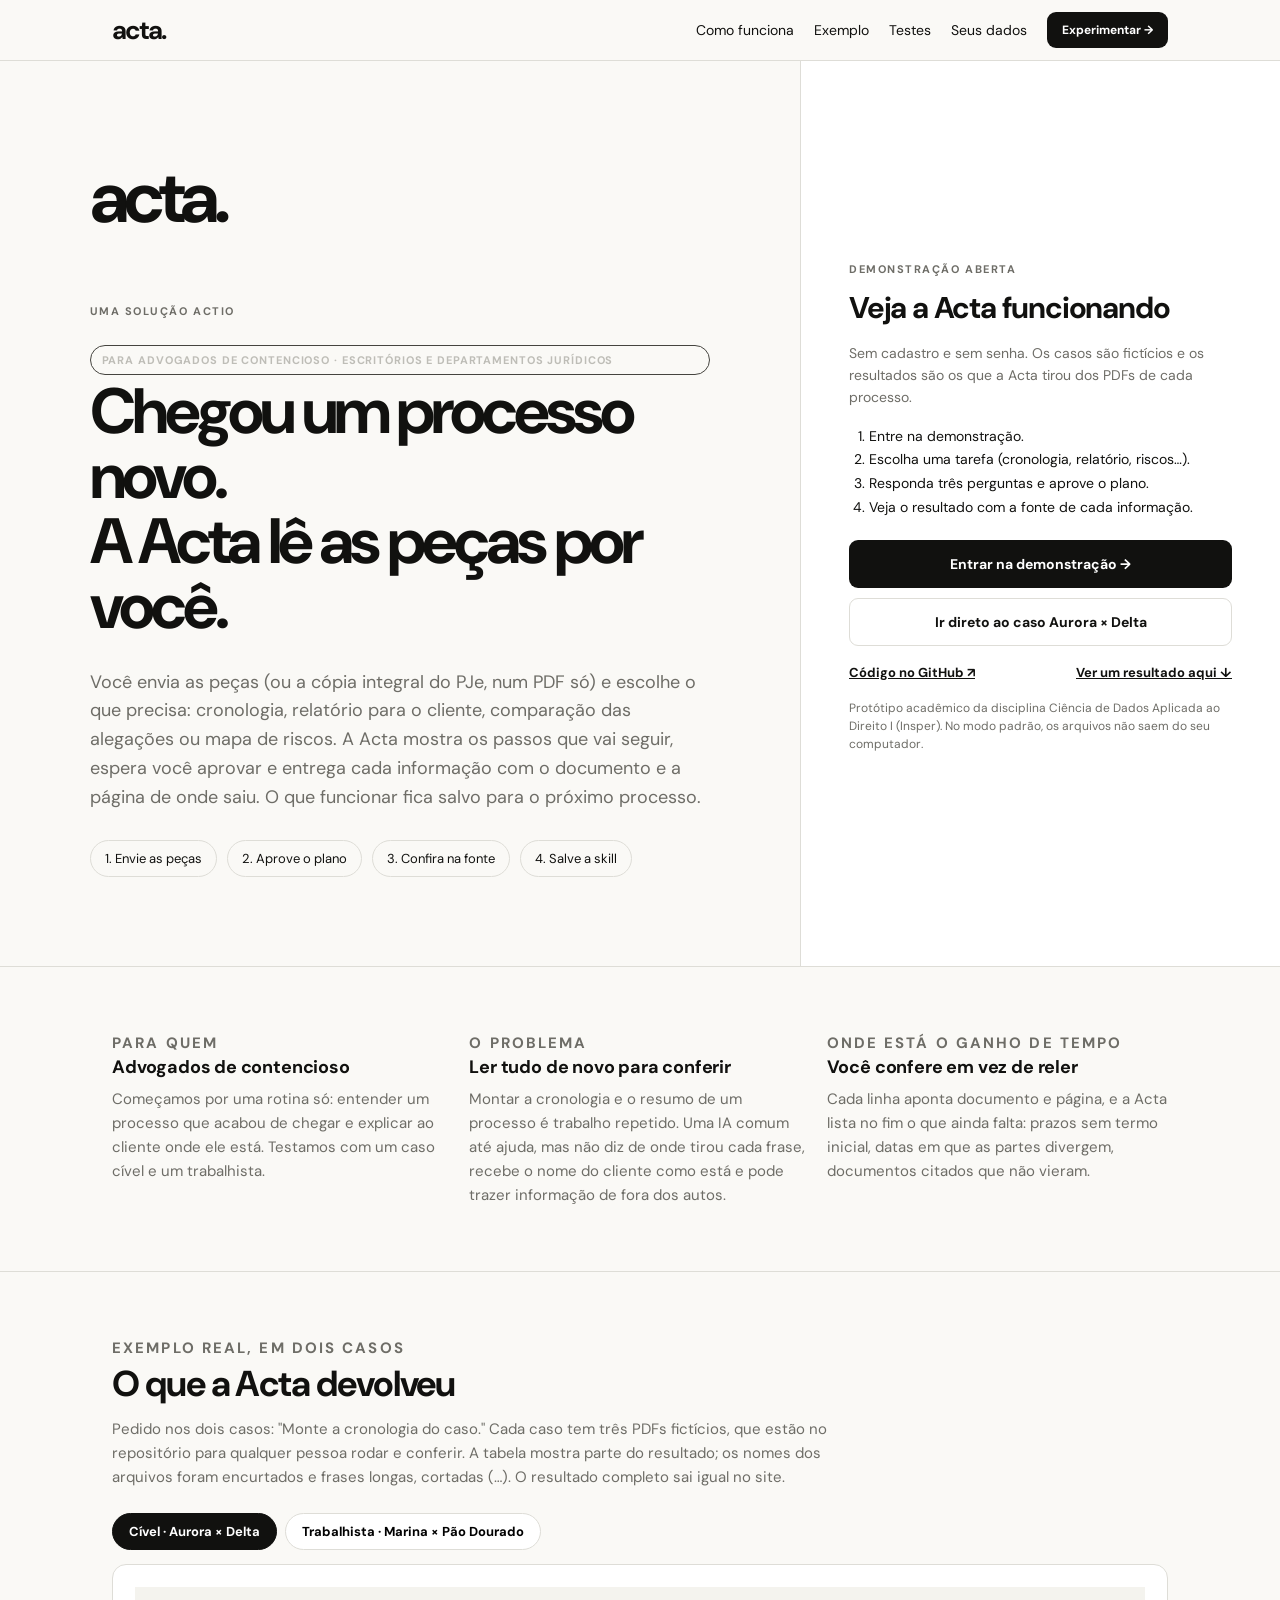
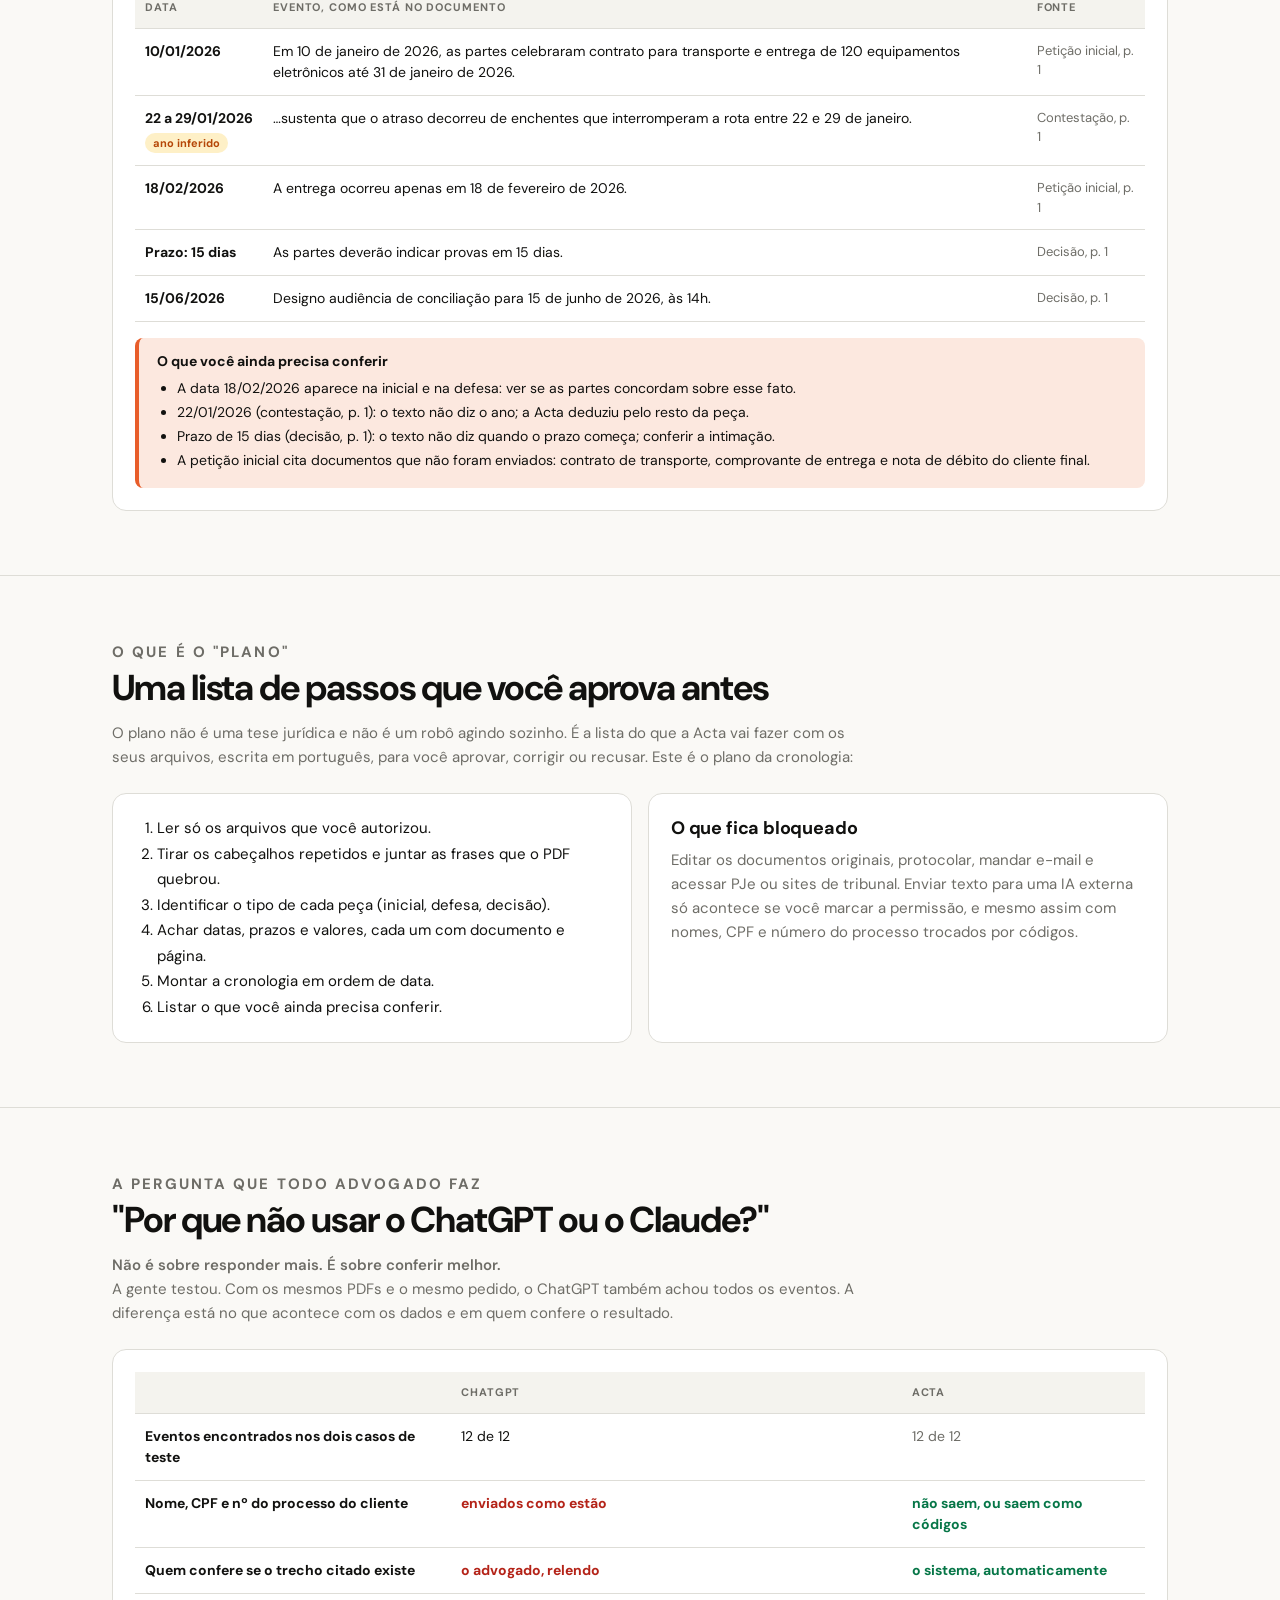
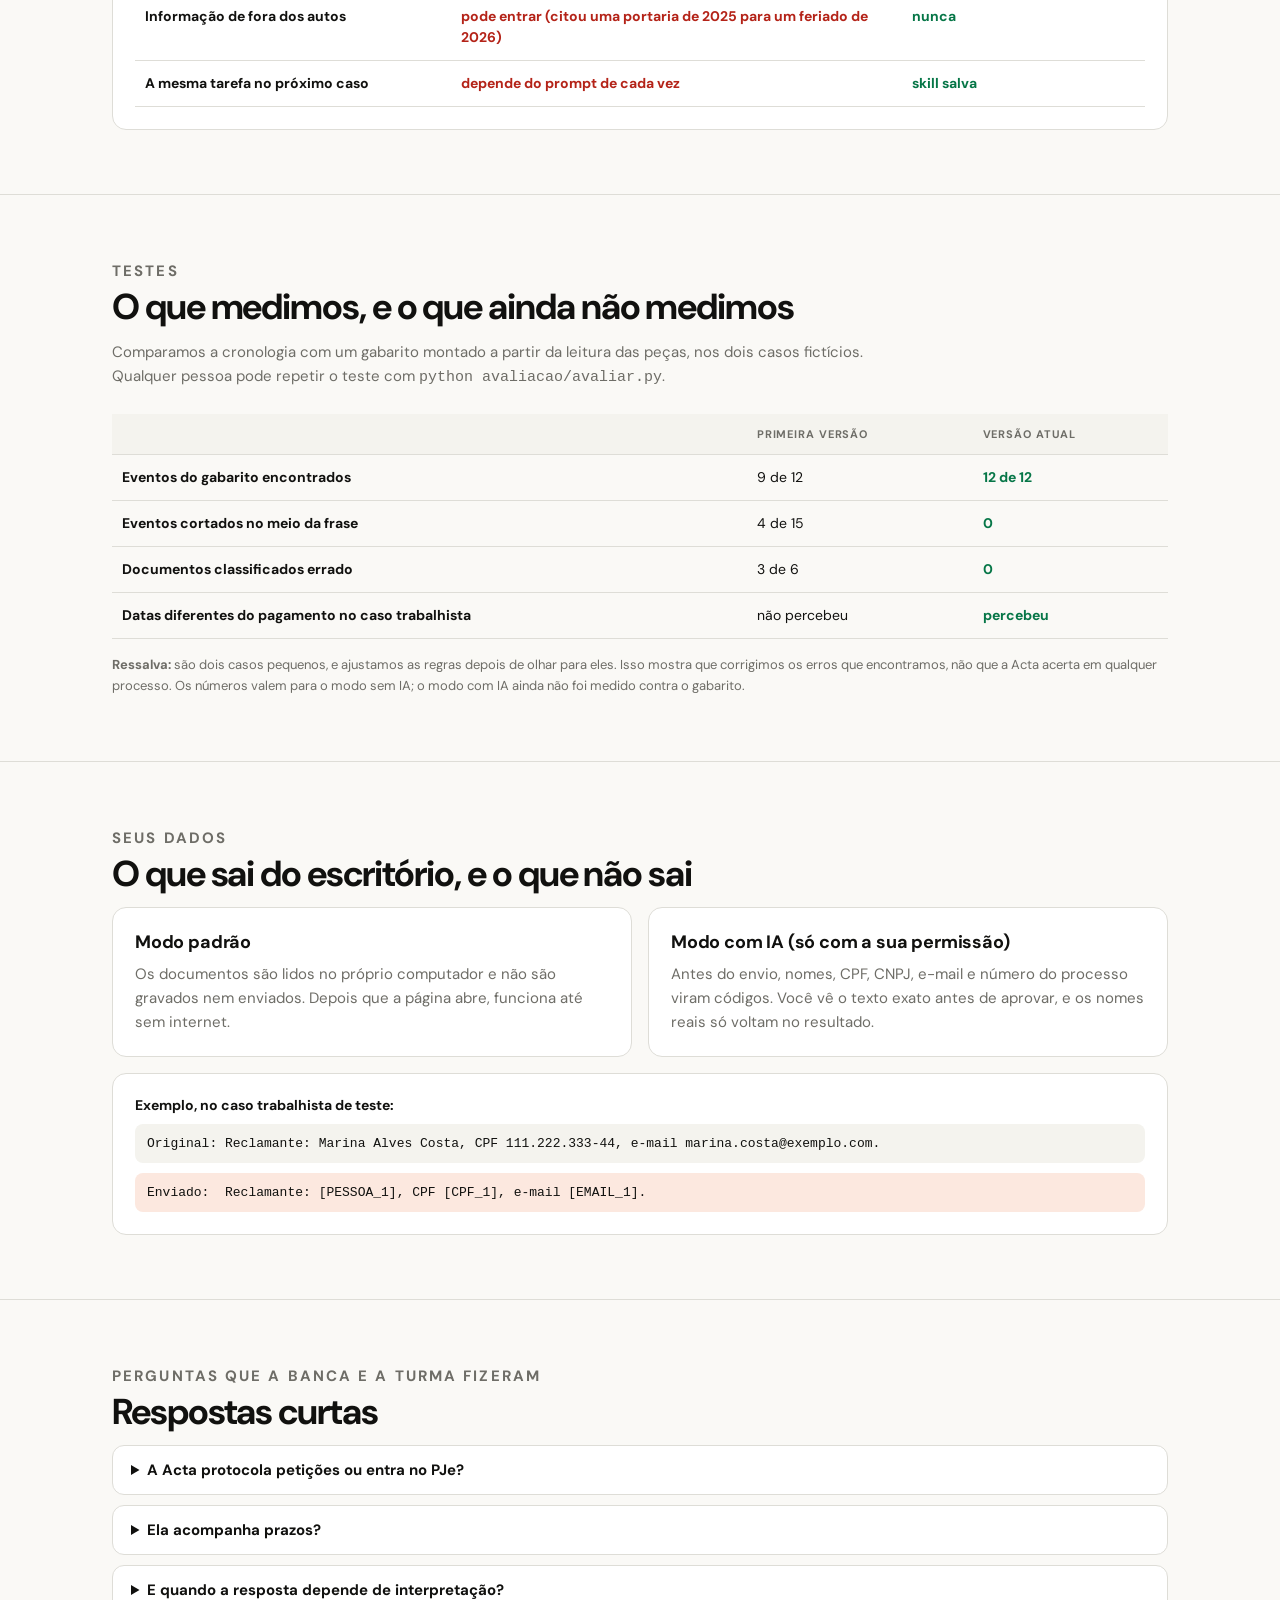
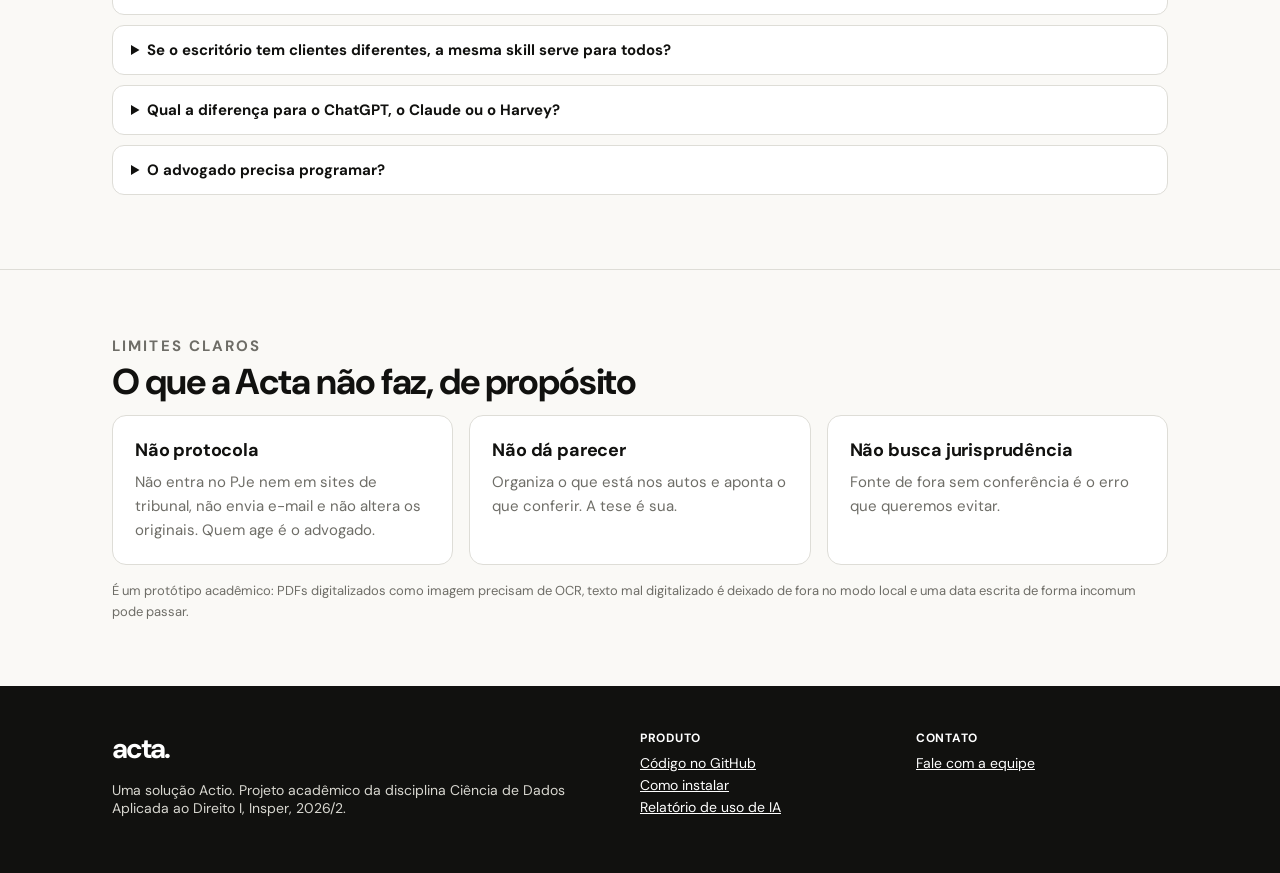
<file: docs/index.html>
<!doctype html>
<html lang="pt-BR">
<head>
  <meta charset="utf-8"><meta name="viewport" content="width=device-width, initial-scale=1">
  <meta name="description" content="Acta lê as peças de um processo e monta cronologia, relatório ao cliente, comparação das alegações e mapa de riscos, com documento e página de cada informação."><meta name="robots" content="index,follow">
  <link rel="canonical" href="https://marialuizajuca.github.io/acta/"><title>Acta | Assistente para processos de contencioso</title><link rel="icon" href="data:image/svg+xml,%3Csvg xmlns=%22http://www.w3.org/2000/svg%22 viewBox=%220 0 32 32%22%3E%3Crect width=%2232%22 height=%2232%22 rx=%227%22 fill=%22%2311110f%22/%3E%3Ctext x=%2216%22 y=%2223%22 font-size=%2220%22 text-anchor=%22middle%22 fill=%22white%22 font-family=%22Arial%22 font-weight=%22bold%22%3Ea.%3C/text%3E%3C/svg%3E">
  <link rel="preconnect" href="https://fonts.googleapis.com"><link rel="preconnect" href="https://fonts.gstatic.com" crossorigin>
  <link href="https://fonts.googleapis.com/css2?family=DM+Sans:wght@400;500;600;700&display=swap" rel="stylesheet"><link rel="stylesheet" href="styles.css?v=16">
</head>
<body>
  <div id="loginView"><nav class="l-topnav"><div class="l-wrap l-topnav-in"><a href="#" class="logo" onclick="scrollTo({top:0,behavior:'smooth'});return false">acta.</a><div class="l-toplinks"><a href="#landing-como">Como funciona</a><a href="#landing-exemplo">Exemplo</a><a href="#landing-testes">Testes</a><a href="#landing-dados">Seus dados</a><button type="button" class="button button-dark l-try">Experimentar →</button></div></div></nav><main class="login-shell">
    <section class="login-brand"><div class="logo logo-large">acta.</div><p class="eyebrow">Uma solução Actio</p><span class="business-badge">Para advogados de contencioso · escritórios e departamentos jurídicos</span><h1>Chegou um processo novo.<br>A Acta lê as peças por você.</h1><p class="lead">Você envia as peças (ou a cópia integral do PJe, num PDF só) e escolhe o que precisa: cronologia, relatório para o cliente, comparação das alegações ou mapa de riscos. A Acta mostra os passos que vai seguir, espera você aprovar e entrega cada informação com o documento e a página de onde saiu. O que funcionar fica salvo para o próximo processo.</p><div class="hero-steps"><span>1. Envie as peças</span><span>2. Aprove o plano</span><span>3. Confira na fonte</span><span>4. Salve a skill</span></div></section>
    <section class="login-panel"><div class="login-card"><p class="eyebrow">Demonstração aberta</p><h2>Veja a Acta funcionando</h2><p class="card-text">Sem cadastro e sem senha. Os casos são fictícios e os resultados são os que a Acta tirou dos PDFs de cada processo.</p><ol class="howto"><li>Entre na demonstração.</li><li>Escolha uma tarefa (cronologia, relatório, riscos…).</li><li>Responda três perguntas e aprove o plano.</li><li>Veja o resultado com a fonte de cada informação.</li></ol><button id="loginButton" class="button button-dark button-wide">Entrar na demonstração →</button><button id="openCase" class="button button-light button-wide">Ir direto ao caso Aurora × Delta</button><div class="card-links"><a href="https://github.com/marialuizajuca/acta" target="_blank">Código no GitHub ↗</a><a href="#landing-exemplo">Ver um resultado aqui ↓</a></div><p class="fine-print">Protótipo acadêmico da disciplina Ciência de Dados Aplicada ao Direito I (Insper). No modo padrão, os arquivos não saem do seu computador.</p></div></section>
  </main><div class="landing">
  <section class="l-section l-who" id="landing-como"><div class="l-wrap"><div class="l-grid3">
    <div><p class="eyebrow">Para quem</p><h3>Advogados de contencioso</h3><p>Começamos por uma rotina só: entender um processo que acabou de chegar e explicar ao cliente onde ele está. Testamos com um caso cível e um trabalhista.</p></div>
    <div><p class="eyebrow">O problema</p><h3>Ler tudo de novo para conferir</h3><p>Montar a cronologia e o resumo de um processo é trabalho repetido. Uma IA comum até ajuda, mas não diz de onde tirou cada frase, recebe o nome do cliente como está e pode trazer informação de fora dos autos.</p></div>
    <div><p class="eyebrow">Onde está o ganho de tempo</p><h3>Você confere em vez de reler</h3><p>Cada linha aponta documento e página, e a Acta lista no fim o que ainda falta: prazos sem termo inicial, datas em que as partes divergem, documentos citados que não vieram.</p></div>
  </div></div></section>

  <section class="l-section" id="landing-exemplo"><div class="l-wrap">
    <p class="eyebrow">Exemplo real, em dois casos</p><h2>O que a Acta devolveu</h2>
    <p class="l-sub">Pedido nos dois casos: "Monte a cronologia do caso." Cada caso tem três PDFs fictícios, que estão no repositório para qualquer pessoa rodar e conferir. A tabela mostra parte do resultado; os nomes dos arquivos foram encurtados e frases longas, cortadas (…). O resultado completo sai igual no site.</p>
    <div class="l-tabs"><button class="l-tab on" data-case="civ">Cível · Aurora × Delta</button><button class="l-tab" data-case="tra">Trabalhista · Marina × Pão Dourado</button></div>
    <div class="l-panel l-case" id="case-civ"><table class="l-table"><thead><tr><th>Data</th><th>Evento, como está no documento</th><th>Fonte</th></tr></thead><tbody>
      <tr><td>10/01/2026</td><td>Em 10 de janeiro de 2026, as partes celebraram contrato para transporte e entrega de 120 equipamentos eletrônicos até 31 de janeiro de 2026.</td><td>Petição inicial, p. 1</td></tr>
      <tr><td>22 a 29/01/2026<br><span class="l-badge">ano inferido</span></td><td>…sustenta que o atraso decorreu de enchentes que interromperam a rota entre 22 e 29 de janeiro.</td><td>Contestação, p. 1</td></tr>
      <tr><td>18/02/2026</td><td>A entrega ocorreu apenas em 18 de fevereiro de 2026.</td><td>Petição inicial, p. 1</td></tr>
      <tr><td>Prazo: 15 dias</td><td>As partes deverão indicar provas em 15 dias.</td><td>Decisão, p. 1</td></tr>
      <tr><td>15/06/2026</td><td>Designo audiência de conciliação para 15 de junho de 2026, às 14h.</td><td>Decisão, p. 1</td></tr>
    </tbody></table><div class="l-check"><b>O que você ainda precisa conferir</b><ul><li>A data 18/02/2026 aparece na inicial e na defesa: ver se as partes concordam sobre esse fato.</li><li>22/01/2026 (contestação, p. 1): o texto não diz o ano; a Acta deduziu pelo resto da peça.</li><li>Prazo de 15 dias (decisão, p. 1): o texto não diz quando o prazo começa; conferir a intimação.</li><li>A petição inicial cita documentos que não foram enviados: contrato de transporte, comprovante de entrega e nota de débito do cliente final.</li></ul></div></div>
    <div class="l-panel l-case is-hidden" id="case-tra"><table class="l-table"><thead><tr><th>Data</th><th>Evento, como está no documento</th><th>Fonte</th></tr></thead><tbody>
      <tr><td>03/02/2025</td><td>A reclamante foi admitida em 03/02/2025 como atendente, com jornada contratual das 6h às 14h.</td><td>Reclamação, p. 1</td></tr>
      <tr><td>14/08/2026</td><td>Em 14 de agosto de 2026, a reclamante foi dispensada sem justa causa, com aviso prévio indenizado.</td><td>Reclamação, p. 1</td></tr>
      <tr><td>24/08/2026</td><td>…afirma que as verbas rescisórias foram pagas em 24 de agosto de 2026, dentro do prazo legal.</td><td>Contestação, p. 1</td></tr>
      <tr><td>28/08/2026</td><td>As verbas rescisórias só foram pagas em 28 de agosto de 2026, depois do prazo de dez dias previsto no art. 477, § 6º, da CLT.</td><td>Reclamação, p. 1</td></tr>
      <tr><td>02/09/2026<br><span class="l-badge">ano inferido</span></td><td>As guias do seguro-desemprego foram entregues no dia 2 de setembro.</td><td>Reclamação, p. 1</td></tr>
      <tr><td>Prazo: 8 dias</td><td>A reclamada deverá juntar os cartões de ponto e o comprovante de pagamento no prazo de 8 dias.</td><td>Ata, p. 1</td></tr>
      <tr><td>10/03/2027</td><td>Designo audiência de instrução para 10 de março de 2027, às 9h30.</td><td>Ata, p. 1</td></tr>
    </tbody></table><div class="l-check"><b>O que você ainda precisa conferir</b><ul><li><b>Datas diferentes para o pagamento:</b> a inicial diz 28/08/2026 e a defesa diz 24/08/2026. Conferir a prova.</li><li>Prazo de 8 dias (ata, p. 1): o texto não diz quando o prazo começa; conferir a intimação.</li><li>A reclamação cita documentos que não foram enviados: termo de rescisão, comprovante bancário de 28/08/2026 e mensagens de WhatsApp com o gerente.</li></ul></div></div>
  </div></section>

  <section class="l-section"><div class="l-wrap">
    <p class="eyebrow">O que é o "plano"</p><h2>Uma lista de passos que você aprova antes</h2>
    <p class="l-sub">O plano não é uma tese jurídica e não é um robô agindo sozinho. É a lista do que a Acta vai fazer com os seus arquivos, escrita em português, para você aprovar, corrigir ou recusar. Este é o plano da cronologia:</p>
    <div class="l-grid2"><div class="l-panel"><ol class="l-plan"><li>Ler só os arquivos que você autorizou.</li><li>Tirar os cabeçalhos repetidos e juntar as frases que o PDF quebrou.</li><li>Identificar o tipo de cada peça (inicial, defesa, decisão).</li><li>Achar datas, prazos e valores, cada um com documento e página.</li><li>Montar a cronologia em ordem de data.</li><li>Listar o que você ainda precisa conferir.</li></ol></div>
    <div class="l-panel"><h3>O que fica bloqueado</h3><p>Editar os documentos originais, protocolar, mandar e-mail e acessar PJe ou sites de tribunal. Enviar texto para uma IA externa só acontece se você marcar a permissão, e mesmo assim com nomes, CPF e número do processo trocados por códigos.</p></div></div>
  </div></section>

  <section class="l-section"><div class="l-wrap">
    <p class="eyebrow">A pergunta que todo advogado faz</p><h2>"Por que não usar o ChatGPT ou o Claude?"</h2><p class="l-lead">Não é sobre responder mais. É sobre conferir melhor.</p>
    <p class="l-sub">A gente testou. Com os mesmos PDFs e o mesmo pedido, o ChatGPT também achou todos os eventos. A diferença está no que acontece com os dados e em quem confere o resultado.</p>
    <div class="l-panel"><table class="l-table l-cmp"><thead><tr><th></th><th>ChatGPT</th><th>Acta</th></tr></thead><tbody>
      <tr><td>Eventos encontrados nos dois casos de teste</td><td>12 de 12</td><td>12 de 12</td></tr>
      <tr><td>Nome, CPF e nº do processo do cliente</td><td class="l-no">enviados como estão</td><td class="l-yes">não saem, ou saem como códigos</td></tr>
      <tr><td>Quem confere se o trecho citado existe</td><td class="l-no">o advogado, relendo</td><td class="l-yes">o sistema, automaticamente</td></tr>
      <tr><td>Informação de fora dos autos</td><td class="l-no">pode entrar (citou uma portaria de 2025 para um feriado de 2026)</td><td class="l-yes">nunca</td></tr>
      <tr><td>A mesma tarefa no próximo caso</td><td class="l-no">depende do prompt de cada vez</td><td class="l-yes">skill salva</td></tr>
    </tbody></table></div>
  </div></section>

  <section class="l-section" id="landing-testes"><div class="l-wrap">
    <p class="eyebrow">Testes</p><h2>O que medimos, e o que ainda não medimos</h2>
    <p class="l-sub">Comparamos a cronologia com um gabarito montado a partir da leitura das peças, nos dois casos fictícios. Qualquer pessoa pode repetir o teste com <code>python avaliacao/avaliar.py</code>.</p>
    <div class="l-table-wrap"><table class="l-table"><thead><tr><th></th><th>Primeira versão</th><th>Versão atual</th></tr></thead><tbody>
      <tr><td>Eventos do gabarito encontrados</td><td>9 de 12</td><td><b>12 de 12</b></td></tr>
      <tr><td>Eventos cortados no meio da frase</td><td>4 de 15</td><td><b>0</b></td></tr>
      <tr><td>Documentos classificados errado</td><td>3 de 6</td><td><b>0</b></td></tr>
      <tr><td>Datas diferentes do pagamento no caso trabalhista</td><td>não percebeu</td><td><b>percebeu</b></td></tr>
    </tbody></table></div>
    <p class="l-note"><b>Ressalva:</b> são dois casos pequenos, e ajustamos as regras depois de olhar para eles. Isso mostra que corrigimos os erros que encontramos, não que a Acta acerta em qualquer processo. Os números valem para o modo sem IA; o modo com IA ainda não foi medido contra o gabarito.</p>
  </div></section>
<section class="l-section" id="landing-dados"><div class="l-wrap">
    <p class="eyebrow">Seus dados</p><h2>O que sai do escritório, e o que não sai</h2>
    <div class="l-grid2">
      <div class="l-panel"><h3>Modo padrão</h3><p>Os documentos são lidos no próprio computador e não são gravados nem enviados. Depois que a página abre, funciona até sem internet.</p></div>
      <div class="l-panel"><h3>Modo com IA (só com a sua permissão)</h3><p>Antes do envio, nomes, CPF, CNPJ, e-mail e número do processo viram códigos. Você vê o texto exato antes de aprovar, e os nomes reais só voltam no resultado.</p></div>
    </div>
    <div class="l-panel l-anon"><b>Exemplo, no caso trabalhista de teste:</b>
      <pre>Original: Reclamante: Marina Alves Costa, CPF 111.222.333-44, e-mail marina.costa@exemplo.com.</pre>
      <pre class="l-after">Enviado:  Reclamante: [PESSOA_1], CPF [CPF_1], e-mail [EMAIL_1].</pre></div>
  </div></section>

  <section class="l-section"><div class="l-wrap">
    <p class="eyebrow">Perguntas que a banca e a turma fizeram</p><h2>Respostas curtas</h2>
    <div class="l-faq">
      <details><summary>A Acta protocola petições ou entra no PJe?</summary><p>Não. Ela trabalha só com os arquivos que você envia. Protocolo exige inscrição na OAB e decisão do advogado, e por isso fica de fora de propósito.</p></details>
      <details><summary>Ela acompanha prazos?</summary><p>Ela encontra os prazos escritos nos documentos (por exemplo, "15 dias para indicar provas") e avisa quando falta o termo inicial. Não consulta tribunais nem calcula o vencimento sozinha, porque isso depende da intimação, que normalmente não está nas peças.</p></details>
      <details><summary>E quando a resposta depende de interpretação?</summary><p>A Acta mostra as duas versões, cada uma com a sua fonte, e marca o ponto como algo a conferir. Ela não escolhe a tese: no caso trabalhista, por exemplo, ela aponta que as partes divergem sobre a data do pagamento, mas não diz quem tem razão.</p></details>
      <details><summary>Se o escritório tem clientes diferentes, a mesma skill serve para todos?</summary><p>A skill guarda o pedido e o plano, não a resposta. Cada execução lê os documentos daquele caso, e você pode ajustar o plano antes de aprovar. Para clientes muito diferentes, faz sentido salvar skills diferentes.</p></details>
      <details><summary>Qual a diferença para o ChatGPT, o Claude ou o Harvey?</summary><p>Testamos o ChatGPT: ele acertou tanto quanto a Acta. A diferença está no que acontece com os dados (aqui nada sai do escritório, ou sai só com códigos), em quem confere as citações (aqui é o sistema) e em nunca usar informação de fora dos autos. Não testamos o Harvey, então não fazemos comparação com ele.</p></details>
      <details><summary>O advogado precisa programar?</summary><p>Não. As tarefas mais comuns já vêm prontas. Para algo diferente, ele descreve em português o que quer e salva como skill.</p></details>
    </div>
  </div></section>

  <section class="l-section"><div class="l-wrap">
    <p class="eyebrow">Limites claros</p><h2>O que a Acta não faz, de propósito</h2>
    <div class="l-grid3">
      <div class="l-panel"><h3>Não protocola</h3><p>Não entra no PJe nem em sites de tribunal, não envia e-mail e não altera os originais. Quem age é o advogado.</p></div>
      <div class="l-panel"><h3>Não dá parecer</h3><p>Organiza o que está nos autos e aponta o que conferir. A tese é sua.</p></div>
      <div class="l-panel"><h3>Não busca jurisprudência</h3><p>Fonte de fora sem conferência é o erro que queremos evitar.</p></div>
    </div>
    <p class="l-note">É um protótipo acadêmico: PDFs digitalizados como imagem precisam de OCR, texto mal digitalizado é deixado de fora no modo local e uma data escrita de forma incomum pode passar.</p>
  </div></section>

  <footer class="l-footer"><div class="l-wrap l-foot">
    <div><div class="logo">acta.</div><p>Uma solução Actio. Projeto acadêmico da disciplina Ciência de Dados Aplicada ao Direito I, Insper, 2026/2.</p></div>
    <div><b>Produto</b><a href="https://github.com/marialuizajuca/acta" target="_blank">Código no GitHub</a><a href="https://github.com/marialuizajuca/acta#como-instalar-e-rodar" target="_blank">Como instalar</a><a href="https://github.com/marialuizajuca/acta/blob/main/relatorio-uso-ia.md" target="_blank">Relatório de uso de IA</a></div>
    <div><b>Contato</b><a href="https://github.com/marialuizajuca/acta/issues/new" target="_blank">Fale com a equipe</a></div>
  </div></footer>
</div>
</div>

  <div id="appView" class="app-shell is-hidden">
    <aside class="sidebar"><div class="logo">acta.</div><nav class="nav-list"><button class="nav-item is-active" data-view="builder"><span>＋</span> Construir</button><button class="nav-item" data-view="case-demo"><span>▶</span> Caso demonstrativo</button><button class="nav-item" data-view="examples"><span>▦</span> Exemplos práticos</button><button class="nav-item" data-view="skills"><span>◇</span> Minhas skills</button><button class="nav-item" data-view="settings"><span>⚙</span> Configurações</button><button class="nav-item" data-view="history"><span>↺</span> Histórico</button></nav><div class="sidebar-footer"><div class="avatar">LF</div><div><strong>Lucas Freire</strong><small>Actio Jurídico</small></div></div></aside>
    <div class="content-shell">
      <header class="topbar"><button id="mobileMenu" class="icon-button">☰</button><div><small>Workspace</small><strong>Actio Jurídico</strong></div><div class="top-actions"><button id="backHome" class="text-button">← Início</button><a class="text-button" href="https://github.com/marialuizajuca/acta" target="_blank">Código ↗</a><span class="secure-dot"></span><span>Modo protegido</span><button class="avatar avatar-button">LF</button></div></header>
      <main class="main-content">
        <section id="builder" class="view is-active"><ol class="stepper" id="stepper"><li data-s="startStage" class="on">1. Pedido</li><li data-s="clarifyStage">2. Perguntas</li><li data-s="planStage">3. Plano</li><li data-s="buildStage">4. Execução</li><li data-s="resultStage">5. Resultado</li></ol>
  <div id="startStage" class="stage is-active">
    <div class="builder-intro"><p class="eyebrow">Assistente jurídico</p><h1>O que você precisa neste processo?</h1><p>Envie as peças, escolha a tarefa e veja o plano. A Acta lê os arquivos aqui mesmo, no navegador. Se o resultado for bom, salve como skill para repetir no próximo processo.</p></div>
    <div id="skillBanner" class="task-note ok-note is-hidden"></div>
    <div class="upload-card panel">
      <div class="upload-head"><b>1 · Arquivos do processo</b><span class="hint-text">PDF, DOCX ou TXT. Nada sai do computador no modo padrão.</span></div>
      <div class="upload-actions"><input type="file" id="fileInput" multiple accept=".pdf,.docx,.txt,.md" hidden><button type="button" id="pickFiles" class="button button-dark">Escolher arquivos do computador</button><button type="button" class="button button-light sample-btn" data-case="civel">Usar caso de exemplo cível</button><button type="button" class="button button-light sample-btn" data-case="trabalhista">Usar caso de exemplo trabalhista</button></div>
      <div id="fileChips" class="file-chips-live"><span class="hint-text">Nenhum arquivo escolhido ainda.</span></div>
    </div>
    <div class="suggestions"><div class="suggestion-title"><p><b>2 · Escolha a tarefa</b></p><span class="hint-text">Ou escreva o pedido na caixa abaixo.</span></div><div class="task-grid">
      <button class="task-card on" data-task="cronologia" data-prompt="Monte a cronologia deste processo, em ordem de data, com o documento e a página de cada acontecimento."><b>Cronologia processual</b><span>Datas, prazos e fontes com página</span></button>
      <button class="task-card" data-task="relatorio" data-prompt="Prepare um relatório para o cliente, em linguagem simples, com a situação atual, os pontos favoráveis, os pontos de atenção e os próximos passos."><b>Relatório ao cliente</b><span>Situação do caso em linguagem simples</span></button>
      <button class="task-card" data-task="comparacao" data-prompt="Compare o que a autora e a ré dizem, tema por tema, e mostre o que precisa ser conferido em cada ponto."><b>Comparar alegações</b><span>O que cada parte diz, lado a lado</span></button>
      <button class="task-card" data-task="organizacao" data-prompt="Organize as peças deste processo por tipo e monte um índice dos arquivos."><b>Organizar documentos</b><span>Tipo, título e resumo de cada peça</span></button>
      <button class="task-card" data-task="riscos" data-prompt="Aponte os riscos deste processo, as provas necessárias e o que eu ainda preciso revisar."><b>Mapa de riscos</b><span>O que provar e o que conferir</span></button>
      <button class="task-card" data-task="outro" data-prompt=""><b>Outra tarefa</b><span>Escreva o que precisa (usa a IA)</span></button>
    </div></div>
    <form id="requestForm" class="composer-card"><textarea id="requestText" rows="3" aria-label="Pedido à Acta">Monte a cronologia deste processo, em ordem de data, com o documento e a página de cada acontecimento.</textarea><div class="composer-footer"><label class="ai-switch"><input type="checkbox" id="useAi"> <span id="aiLabel">Usar IA</span></label><button class="button button-dark" type="submit" id="goButton">Ver o plano →</button></div></form>
    <p id="aiStatusLine" class="hint-text center"></p>
  </div>

  <div id="clarifyStage" class="stage">
    <div class="conversation-heading"><button class="back-button" data-back="startStage">← Voltar ao pedido</button><p class="eyebrow">Contexto jurídico</p><h1>Antes do plano, três perguntas.</h1></div>
    <div class="chat-thread"><article class="message user-message"><span class="message-avatar">LF</span><div><strong>Você</strong><p id="userRequestPreview"></p></div></article><article class="message acta-message"><span class="message-avatar acta-avatar">a.</span><div><strong>Acta</strong><p id="actaClarifyText">Para acertar o resultado, preciso confirmar três pontos.</p></div></article></div>
    <div id="taskNote" class="task-note is-hidden"></div>
    <form id="contextForm" class="context-card"><label>Qual é o objetivo jurídico?<select id="ctxGoal"><option>Preparar a análise inicial do processo</option><option>Preparar audiência</option><option>Elaborar relatório para o cliente</option><option>Conferir cumprimento de prazos</option></select></label><label>O que deve ter mais atenção?<select id="ctxFocus"><option>Datas, prazos e decisões</option><option>Divergências entre as partes</option><option>Valores e provas</option></select></label><label>Para quem é o resultado?<select id="ctxAudience"><option>Para o advogado</option><option>Para o cliente</option><option>Para a equipe do escritório</option></select></label><div class="form-actions"><button class="button button-dark" type="submit">Gerar plano →</button></div></form>
  </div>

  <div id="planStage" class="stage">
    <div class="split-heading"><div><p class="eyebrow">Modo de planejamento</p><h1>Revise o plano antes da execução.</h1><p>Nada é lido ou enviado antes da sua aprovação.</p></div><span class="status-pill amber">Aguardando aprovação</span></div>
    <div id="planWarning" class="task-note is-hidden"></div>
    <div class="plan-layout"><article class="panel plan-card"><div class="panel-title"><div><small id="planMode">PLANO</small><h2 id="planTitle">Plano</h2><p id="planObjective" class="hint-text"></p></div><button class="text-button" data-back="startStage">Editar pedido</button></div><ol class="plan-list" id="planList"></ol><div id="planQuestions" class="questions-box is-hidden"></div></article>
      <aside class="side-stack"><article class="panel permissions-card"><p class="eyebrow">Permissões</p><label><span><b>Ler os arquivos escolhidos</b><small id="permFiles">0 arquivos</small></span><input type="checkbox" id="allowRead" checked></label><label><span><b>Criar o resultado para download</b><small id="outFile">resultado.md</small></span><input type="checkbox" checked disabled></label><label><span><b>Editar originais, protocolar, mandar e-mail</b><small>Nunca</small></span><input type="checkbox" disabled></label><label><span><b>Enviar à IA o texto anonimizado</b><small id="extHint">Só com IA conectada</small></span><input type="checkbox" id="allowExternal"></label></article>
        <article class="panel anon-card is-hidden" id="anonCard"><p class="eyebrow">O que sai do computador</p><p class="hint-text" id="anonSummary"></p><table class="anon-table"><tbody id="anonTable"></tbody></table><details><summary>Ver o texto exato que será enviado</summary><pre id="anonPreview"></pre></details></article>
        <article class="panel criteria-card"><p class="eyebrow">Critérios de conferência</p><ul id="planTests"></ul></article><button id="approvePlan" class="button button-dark button-wide">Aprovar e executar</button></aside>
    </div>
  </div>

  <div id="buildStage" class="stage build-stage"><div class="build-shell"><div class="loader-ring"></div><p class="eyebrow">Executando</p><h1 id="buildTitle">Lendo os documentos</h1><p id="buildStatus">Preparando...</p><div class="progress"><span id="progressBar"></span></div><strong id="progressValue">0%</strong></div></div>

  <div id="resultStage" class="stage">
    <div class="split-heading"><div><p class="eyebrow" id="resEyebrow">Resultado</p><h1 id="resTitle">Pronto.</h1><p id="resSub">Confira na fonte antes de usar.</p></div><span class="status-pill green" id="resPill">Concluído</span></div>
    <div id="resultNote" class="task-note is-hidden"></div>
    <div class="result-layout"><article class="panel tool-preview"><div class="tool-header"><div class="tool-icon" id="toolIcon">C</div><div><h2 id="toolTitle">Resultado</h2><p id="toolMeta"></p></div><div class="tool-actions"><button id="rerun" class="button button-light">Executar de novo</button><button id="download" class="button button-light">Baixar (.md)</button><button id="copyMd" class="button button-light">Copiar</button><button id="downloadCsv" class="button button-light">Planilha (.csv)</button></div></div><div id="resultBody"></div><div id="resultPending" class="r-pending is-hidden"><b>O que você ainda precisa conferir</b><ul></ul></div><div id="resultChecks" class="test-log"></div></article>
      <aside class="panel save-card" id="saveCard"><p class="eyebrow">Salvar como skill</p><h2>Repita no próximo processo.</h2><label>Nome da skill<input id="skillName" value="Cronologia processual"></label><label>Descrição<textarea id="skillDesc" rows="3"></textarea></label><button id="saveSkill" class="button button-dark button-wide">Salvar na biblioteca</button><p class="fine-print">A skill guarda o pedido, o contexto e o plano aprovado. Na próxima vez, basta escolher os arquivos e rodar.</p></aside></div>
  </div>
</section>

        
<section id="case-demo" class="view">
          <div class="page-heading"><div><p class="eyebrow">Caso de exemplo · dados fictícios</p><h1>Aurora Tecnologia × Logística Delta</h1><p>Escolha uma função: a Acta lê os três PDFs agora, no seu navegador, e mostra o resultado.</p></div><span class="status-pill green">Processamento real</span></div>
          <div class="case-summary"><div><small>PROCESSO FICTÍCIO</small><strong>0001234-56.2026.8.26.0100</strong></div><div><small>ASSUNTO</small><strong>Indenização por atraso na entrega</strong></div><div><small>VALOR DISCUTIDO</small><strong>R$ 48.000,00</strong></div><div><small>FASE</small><strong>Especificação de provas</strong></div></div>
          <div class="demo-layout">
            <aside class="demo-sidebar">
              <article class="panel demo-docs"><p class="eyebrow">1 · Documentos de entrada</p><h2>Dossiê fictício</h2><p>Os arquivos que a Acta vai ler.</p><a href="demo/01-peticao-inicial-ficticia.pdf" target="_blank"><span>PDF</span><div><b>Petição inicial</b><small>Pedido de R$ 48 mil</small></div><em>Abrir ↗</em></a><a href="demo/02-contestacao-ficticia.pdf" target="_blank"><span>PDF</span><div><b>Contestação</b><small>Alegação de força maior</small></div><em>Abrir ↗</em></a><a href="demo/03-decisao-ficticia.pdf" target="_blank"><span>PDF</span><div><b>Decisão interlocutória</b><small>Provas e audiência</small></div><em>Abrir ↗</em></a></article>
              <article class="panel demo-actions"><p class="eyebrow">2 · Escolha a função</p><button class="demo-action is-active" data-task="relatorio"><span>01</span><div><b>Relatório ao cliente</b><small>Situação, valores e decisão</small></div></button><button class="demo-action" data-task="cronologia"><span>02</span><div><b>Cronologia processual</b><small>Datas, eventos e fontes</small></div></button><button class="demo-action" data-task="comparacao"><span>03</span><div><b>Comparar alegações</b><small>Autora × ré</small></div></button><button class="demo-action" data-task="organizacao"><span>04</span><div><b>Organizar documentos</b><small>Tipo e resumo</small></div></button><button class="demo-action" data-task="riscos"><span>05</span><div><b>Mapear riscos</b><small>Provas e pontos de atenção</small></div></button><button id="caseToBuilder" class="button button-dark button-wide">Abrir este caso em Construir →</button></article>
            </aside>
            <main class="demo-workspace">
              <div class="demo-workspace-head"><div><p class="eyebrow">3 · Resultado calculado agora</p><h2 id="demoOutputTitle">Relatório ao cliente</h2></div><span id="demoReady" class="status-pill green">Pronto</span></div>
              <div id="demoResultBody"><p class="hint-text">Lendo os documentos...</p></div>
              <div id="demoPending" class="r-pending is-hidden"><b>O que você ainda precisa conferir</b><ul></ul></div>
              <p class="demo-disclaimer">Resultado produzido pela Acta, no modo local, a partir dos três PDFs fictícios. Ela não substitui a conferência do advogado.</p>
            </main>
          </div>
        </section>

        
<section id="examples" class="view">
          <div class="page-heading"><div><p class="eyebrow">Demonstrações com dados fictícios</p><h1>Veja o que entra e o que a Acta constrói.</h1><p>Cada exemplo mostra um problema jurídico concreto, os arquivos utilizados e a saída produzida.</p></div><button class="button button-dark nav-build">＋ Começar uma tarefa</button></div>
          <div class="example-grid">
            <article class="example-card example-wide"><div class="example-head"><div><span class="example-number">01</span><h2>Cronologia processual</h2><p>Organiza atos e decisões em ordem temporal, sempre indicando a fonte.</p></div><span class="status-pill green">Demonstração pronta</span></div><div class="example-flow"><div><small>ENTRADA</small><div class="file-chips"><span>petição-inicial.pdf</span><span>contestação.pdf</span><span>decisão.pdf</span></div></div><div><small>PEDIDO</small><blockquote>“Monte uma cronologia e indique documento e página de cada evento.”</blockquote></div><div class="output-preview"><small>SAÍDA</small><div class="sample-row sample-header"><b>Data</b><b>Evento</b><b>Fonte</b></div><div class="sample-row"><span>10/01/2026</span><span>Contrato celebrado</span><span>Petição · p. 1</span></div><div class="sample-row"><span>18/02/2026</span><span>Entrega realizada</span><span>Petição e contestação</span></div><div class="sample-row"><span>15/06/2026</span><span>Audiência de conciliação</span><span>Decisão · p. 1</span></div></div></div><button class="button button-outline use-example" data-prompt="Monte a cronologia deste processo, em ordem de data, com o documento e a página de cada acontecimento.">Usar este exemplo →</button></article>
            <article class="example-card"><div class="example-head"><div><span class="example-number">02</span><h2>Organizador de documentos</h2><p>Separa a cópia integral do PJe em peças e monta uma ficha para cada uma.</p></div></div><div class="compact-example"><div><small>ENTRADA</small><strong>Cópia integral do PJe (um PDF só)</strong></div><span>→</span><div><small>RESULTADO</small><strong>Uma ficha por peça</strong></div></div><div class="folder-preview"><span>Tipo da peça</span><span>Data de assinatura</span><span>Páginas e resumo</span></div><button class="button button-outline use-example" data-prompt="Organize as peças deste processo por tipo e monte um índice dos arquivos.">Usar este exemplo →</button></article>
            <article class="example-card"><div class="example-head"><div><span class="example-number">03</span><h2>Comparador de versões</h2><p>Mostra exatamente o que mudou entre dois documentos.</p></div></div><div class="file-chips"><span>contrato_v1.docx</span><span>contrato_v2.docx</span></div><div class="change-list"><span class="change added">+ Prazo alterado para 24 meses</span><span class="change removed">− Multa de 20% removida</span><span class="change review">! Foro exige conferência</span></div><span class="soon">Ideia para uma próxima versão: ainda não está nesta demonstração</span></article>
            <article class="example-card"><div class="example-head"><div><span class="example-number">04</span><h2>Checklist de atendimento</h2><p>Transforma o tipo de caso em perguntas e documentos necessários.</p></div></div><div class="check-preview"><label><input type="checkbox" checked disabled> Identificar partes envolvidas</label><label><input type="checkbox" checked disabled> Registrar datas relevantes</label><label><input type="checkbox" disabled> Solicitar documentos pendentes</label><label><input type="checkbox" disabled> Definir próximos passos</label></div><span class="soon">Ideia para uma próxima versão: ainda não está nesta demonstração</span></article>
          </div>
          <p class="demo-disclaimer">Os nomes, arquivos e resultados acima são fictícios e servem apenas para demonstrar como uma ferramenta pode ser construída.</p>
        </section>

        <section id="skills" class="view"><div class="page-heading"><div><p class="eyebrow">Biblioteca</p><h1>Minhas skills</h1><p>Tarefas salvas neste navegador. Clique numa skill, escolha os arquivos e rode: a Acta usa o plano que você já aprovou.</p></div><button class="button button-dark nav-build">＋ Criar nova skill</button></div><div class="skill-grid" id="skillGrid"></div><p class="fine-print">As skills ficam guardadas no navegador em que foram criadas.</p></section>

        <section id="settings" class="view"><div class="page-heading"><div><p class="eyebrow">Configuração do agente</p><h1>Quatro eixos de controle.</h1><p>Ajuste como a Acta planeja, executa e protege seu trabalho.</p></div></div><article class="panel ai-panel"><p class="eyebrow">Conectar IA</p><h2>IA da Acta</h2><p id="aiPanelStatus" class="hint-text"></p>
<p class="hint-text">Aberta dentro do Claude, a Acta usa o próprio Claude, sem chave. Fora dele, cole uma chave de API da Anthropic ou da OpenAI. A chave fica guardada só neste navegador e vai direto para o provedor.</p>
<div class="ai-form"><label>Provedor<select id="aiProvider"><option value="anthropic">Anthropic (Claude)</option><option value="openai">OpenAI (ChatGPT)</option></select></label><label>Chave de API<input id="aiKey" type="password" placeholder="sk-..."></label><label>Modelo (opcional)<input id="aiModel" placeholder="padrão"></label></div>
<div class="ai-actions"><button id="aiSave" class="button button-dark">Salvar e conectar</button><button id="aiRemove" class="button button-light">Remover chave</button></div>
<label class="office-prompt">Preferências do escritório (opcional, vale para a IA)<textarea id="officePrompt" rows="3" placeholder="Ex.: chame as partes de parte autora e parte ré; destaque prazos."></textarea></label></article><div class="axis-grid"><article class="axis-card"><span>01</span><h2>Regras fixas da Acta</h2><p>Valem em todas as tarefas, com ou sem IA.</p><div class="axis-content">Usar só o que está nos documentos; dar documento, página e trecho literal de cada informação; não inventar lei, data ou valor; mostrar as duas versões quando as partes divergem; terminar com o que o advogado precisa conferir.</div><button class="text-button" id="editOffice">Editar preferências do escritório</button></article><article class="axis-card"><span>02</span><h2>Skills</h2><p>Tarefas salvas pelo advogado.</p><div class="axis-content">Cada skill guarda o pedido, o contexto e o plano aprovado. Para usar, escolha os arquivos do novo processo e rode.</div><button class="text-button nav-skills">Abrir biblioteca</button></article><article class="axis-card"><span>03</span><h2>Modo de planejamento</h2><p>O que acontece antes de executar.</p><div class="axis-content"><label class="switch-row">Mostrar o plano e esperar minha aprovação <input type="checkbox" id="prefApprove"></label><label class="switch-row">Mostrar os critérios de conferência no plano <input type="checkbox" id="prefTests"></label></div></article><article class="axis-card"><span>04</span><h2>Permissões</h2><p>Controle sobre arquivos e dados.</p><div class="axis-content"><label class="switch-row">Alterar os arquivos originais <b>nunca</b></label><label class="switch-row">Bloquear qualquer envio para IA (sigilo total) <input type="checkbox" id="prefBlockAi"></label><label class="switch-row">Com IA, enviar só texto anonimizado <input type="checkbox" checked disabled></label></div></article></div>
        </section>
        <section id="history" class="view"><div class="page-heading"><div><p class="eyebrow">Registro de execução</p><h1>Histórico</h1><p>Cada execução feita neste navegador: tarefa, arquivos, modo e o que foi enviado para fora.</p></div><button id="clearHistory" class="button button-light">Limpar histórico</button></div><article class="panel history-panel" id="historyList"></article></section>
      </main>
    </div>
  </div>
  <div id="toast" class="toast" role="status"></div><script src="vendor/pdf.min.js"></script><script>pdfjsLib.GlobalWorkerOptions.workerSrc="vendor/pdf.worker.min.js";</script><script src="vendor/mammoth.browser.min.js"></script><script src="acta-engine.js?v=16"></script><script src="acta-ai.js?v=16"></script><script src="app.js?v=16"></script>
</body>
</html>
</file>
<file: docs/styles.css>
:root{--ink:#11110f;--muted:#6e6d67;--line:#deddd7;--soft:#f4f3ee;--paper:#faf9f6;--white:#fff;--orange:#e85d2a;--orange-soft:#fce8df;--green:#067647;--green-soft:#d1fadf;--amber:#b54708;--amber-soft:#fef0c7;--shadow:0 18px 50px rgba(25,24,21,.07)}
*{box-sizing:border-box}html{font-family:"DM Sans",Arial,sans-serif;color:var(--ink);background:var(--paper)}body{margin:0;min-height:100vh}button,input,select,textarea{font:inherit}button{cursor:pointer}.is-hidden{display:none!important}.eyebrow{margin:0 0 12px;text-transform:uppercase;letter-spacing:.14em;font-size:10px;font-weight:700;color:var(--muted)}.logo{font-size:32px;font-weight:700;letter-spacing:-2px}.logo-large{font-size:72px;letter-spacing:-5px;margin-bottom:60px}.fine-print{font-size:11px;line-height:1.55;color:var(--muted)}
.login-shell{min-height:100vh;display:grid;grid-template-columns:1.25fr .75fr;background:#fff}.login-brand{padding:7vw;display:flex;flex-direction:column;justify-content:center;background:var(--paper)}.login-brand h1{font-size:clamp(42px,5vw,72px);line-height:1.02;letter-spacing:-.06em;max-width:800px;margin:0}.lead{font-size:18px;line-height:1.6;color:var(--muted);max-width:640px;margin:28px 0}.hero-steps{display:flex;gap:10px;flex-wrap:wrap}.hero-steps span{border:1px solid var(--line);border-radius:99px;padding:9px 14px;font-size:12px}.login-panel{display:flex;align-items:center;justify-content:center;padding:48px;border-left:1px solid var(--line)}.login-card{width:min(390px,100%)}.login-card h2{font-size:30px;margin:0 0 30px;letter-spacing:-.04em}.login-card label,.context-card label,.save-card label{display:grid;gap:8px;font-size:12px;font-weight:700;margin-bottom:17px}.login-card input,.context-card select,.save-card input,.save-card textarea{width:100%;padding:13px;border:1px solid var(--line);border-radius:9px;background:#fff;outline:none}.login-card input:focus,.context-card select:focus,.save-card input:focus,.save-card textarea:focus{border-color:var(--ink);box-shadow:0 0 0 3px rgba(17,17,15,.06)}
.button{border:1px solid transparent;border-radius:9px;padding:12px 17px;font-size:12px;font-weight:700;transition:.18s}.button:hover{transform:translateY(-1px)}.button-dark{background:var(--ink);color:#fff}.button-light{background:#fff;color:var(--ink);border-color:var(--line)}.button-wide{width:100%;padding:14px}.text-button,.back-button{border:0;background:transparent;padding:0;color:var(--ink);font-size:11px;font-weight:700}.back-button{color:var(--muted);margin-bottom:20px}
.app-shell{min-height:100vh;display:grid;grid-template-columns:235px 1fr}.sidebar{position:fixed;inset:0 auto 0 0;width:235px;background:#fff;border-right:1px solid var(--line);padding:28px 18px;display:flex;flex-direction:column;z-index:20}.sidebar .logo{padding:0 12px;margin-bottom:40px}.nav-list{display:grid;gap:6px}.nav-item{border:0;background:transparent;border-radius:9px;padding:12px;text-align:left;color:var(--muted);font-weight:600;display:flex;align-items:center;gap:12px}.nav-item span{width:20px;font-size:17px;text-align:center}.nav-item:hover,.nav-item.is-active{background:var(--soft);color:var(--ink)}.sidebar-footer{margin-top:auto;padding-top:18px;border-top:1px solid var(--line);display:flex;align-items:center;gap:10px;font-size:11px}.sidebar-footer small{display:block;color:var(--muted);margin-top:3px}.avatar{width:34px;height:34px;border-radius:50%;display:grid;place-items:center;background:var(--ink);color:#fff;font-weight:700;font-size:11px}.avatar-button{border:0}.content-shell{grid-column:2;min-width:0}.topbar{height:72px;background:rgba(255,255,255,.94);border-bottom:1px solid var(--line);padding:0 34px;display:flex;align-items:center;justify-content:space-between;position:sticky;top:0;z-index:10;backdrop-filter:blur(12px)}.topbar>div:first-of-type strong{display:block;font-size:12px}.topbar small{color:var(--muted);font-size:9px}.top-actions{display:flex;align-items:center;gap:9px;color:var(--muted);font-size:11px}.secure-dot{width:7px;height:7px;border-radius:50%;background:#12b76a}.icon-button{display:none;border:0;background:transparent;font-size:22px}.main-content{padding:40px;max-width:1450px;margin:auto}.view,.stage{display:none}.view.is-active,.stage.is-active{display:block}
.builder-intro{text-align:center;padding:45px 20px 25px}.builder-intro h1,.conversation-heading h1,.split-heading h1,.page-heading h1{font-size:40px;line-height:1.05;letter-spacing:-.055em;margin:0 0 12px}.builder-intro>p:not(.eyebrow),.split-heading p,.page-heading p{color:var(--muted);margin:0;line-height:1.55}.composer-card{max-width:880px;margin:20px auto 38px;background:#fff;border:1px solid #c9c7bf;border-radius:15px;box-shadow:var(--shadow);overflow:hidden}.composer-card textarea{width:100%;border:0;resize:none;padding:24px;font-size:16px;line-height:1.6;outline:none;color:var(--ink)}.composer-footer{border-top:1px solid var(--line);padding:13px 15px;display:flex;align-items:center;justify-content:space-between}.composer-footer span{font-size:10px;color:var(--muted)}.suggestions{max-width:1030px;margin:auto}.suggestions>p{text-align:center;font-size:11px;color:var(--muted);margin-bottom:15px}.suggestion-grid{display:grid;grid-template-columns:repeat(3,1fr);gap:12px}.suggestion-grid button{background:#fff;border:1px solid var(--line);border-radius:12px;text-align:left;padding:18px}.suggestion-grid button:hover{border-color:var(--ink)}.suggestion-grid b{display:block;font-size:13px;margin-bottom:8px}.suggestion-grid span{font-size:11px;color:var(--muted);line-height:1.4}
.conversation-heading{max-width:900px;margin:15px auto 28px}.conversation-heading h1{font-size:34px}.chat-thread,.context-card{max-width:900px;margin:0 auto}.chat-thread{display:grid;gap:14px;margin-bottom:20px}.message{display:flex;gap:12px;align-items:flex-start}.message-avatar{width:32px;height:32px;border-radius:50%;background:var(--soft);display:grid;place-items:center;font-size:10px;font-weight:700;flex:0 0 auto}.acta-avatar{background:var(--ink);color:#fff}.message>div{background:#fff;border:1px solid var(--line);border-radius:4px 12px 12px;padding:14px 16px;max-width:730px}.user-message{flex-direction:row-reverse}.user-message>div{background:var(--ink);color:#fff;border-color:var(--ink);border-radius:12px 4px 12px}.message strong{font-size:10px}.message p{margin:5px 0 0;font-size:13px;line-height:1.55}.context-card{background:#fff;border:1px solid var(--line);border-radius:14px;padding:25px}.check-label{display:flex!important;grid-template-columns:auto 1fr;align-items:center;font-weight:500!important}.check-label input{width:16px;height:16px}.form-actions{display:flex;justify-content:flex-end;margin-top:20px}
.split-heading,.page-heading{display:flex;justify-content:space-between;align-items:flex-end;gap:20px;margin-bottom:28px}.split-heading h1,.page-heading h1{font-size:34px}.status-pill{border-radius:99px;padding:7px 10px;font-size:9px;font-style:normal;font-weight:700;white-space:nowrap}.status-pill.amber{background:var(--amber-soft);color:var(--amber)}.status-pill.green{background:var(--green-soft);color:var(--green)}.status-pill.neutral{background:var(--soft);color:var(--muted)}.plan-layout{display:grid;grid-template-columns:minmax(0,1.55fr) minmax(300px,.68fr);gap:18px}.panel{background:#fff;border:1px solid var(--line);border-radius:14px;padding:24px}.panel-title{display:flex;justify-content:space-between;gap:20px;align-items:flex-start;margin-bottom:20px}.panel-title small{font-size:8px;color:var(--orange);font-weight:700;letter-spacing:.12em}.panel-title h2,.tool-header h2,.save-card h2,.axis-card h2{margin:6px 0 0;font-size:18px}.plan-list{list-style:none;margin:0;padding:0;display:grid}.plan-list li{display:grid;grid-template-columns:34px 1fr;gap:12px;padding:14px 0;border-top:1px solid var(--line)}.plan-list li>span{width:28px;height:28px;border-radius:50%;display:grid;place-items:center;background:var(--ink);color:#fff;font-size:9px;font-weight:700}.plan-list b{font-size:12px}.plan-list p{margin:4px 0 0;font-size:10.5px;color:var(--muted)}.side-stack{display:grid;gap:13px;align-content:start}.permissions-card>label{display:flex;justify-content:space-between;gap:10px;align-items:center;padding:12px 0;border-top:1px solid var(--line)}.permissions-card>label:nth-of-type(1){border-top:0}.permissions-card b{display:block;font-size:11px}.permissions-card small{display:block;color:var(--muted);font-size:9px;margin-top:4px}.permissions-card input{accent-color:var(--ink)}.criteria-card ul{padding-left:17px;margin:0;display:grid;gap:8px;color:var(--muted);font-size:10.5px}
.build-stage.is-active{display:grid;min-height:calc(100vh - 170px);place-items:center}.build-shell{text-align:center;width:min(680px,100%)}.loader-ring{width:56px;height:56px;border:3px solid var(--line);border-top-color:var(--orange);border-radius:50%;animation:spin .8s linear infinite;margin:0 auto 22px}.build-shell h1{font-size:30px;letter-spacing:-.04em;margin:0 0 10px}.build-shell>p:not(.eyebrow){color:var(--muted)}.progress{height:7px;background:var(--line);border-radius:99px;overflow:hidden;margin:27px 0 9px}.progress span{display:block;height:100%;width:0;background:var(--orange);transition:.25s}.build-steps{list-style:none;padding:0;margin:28px 0 0;display:grid;grid-template-columns:1fr 1fr;gap:9px;text-align:left}.build-steps li{padding:11px 13px;border:1px solid var(--line);border-radius:8px;color:var(--muted);font-size:10.5px}.build-steps li.done{background:var(--green-soft);border-color:transparent;color:var(--green)}.build-steps li.done:before{content:"✓ ";font-weight:700}@keyframes spin{to{transform:rotate(360deg)}}
.result-layout{display:grid;grid-template-columns:minmax(0,1.65fr) minmax(300px,.65fr);gap:18px}.tool-header{display:flex;align-items:center;gap:12px;padding-bottom:18px;border-bottom:1px solid var(--line)}.tool-header>div:nth-child(2){flex:1}.tool-header h2{margin:0}.tool-header p{margin:5px 0 0;color:var(--muted);font-size:10px}.tool-icon,.skill-icon{width:38px;height:38px;border-radius:9px;background:var(--ink);color:#fff;display:grid;place-items:center;font-weight:700}.timeline-table{margin-top:15px}.timeline-row{display:grid;grid-template-columns:110px minmax(190px,1fr) minmax(145px,.7fr) 82px;gap:10px;align-items:center;padding:13px 10px;border-top:1px solid var(--line);font-size:10.5px}.timeline-row.header{background:var(--soft);border:0;border-radius:7px;font-size:8px;text-transform:uppercase;letter-spacing:.08em;color:var(--muted)}.timeline-row small{color:var(--muted)}.timeline-row em{font-size:8px;font-weight:700;font-style:normal;border-radius:99px;padding:5px 7px;text-align:center}.timeline-row .ok{background:var(--green-soft);color:var(--green)}.timeline-row .warn{background:var(--amber-soft);color:var(--amber)}.test-log{display:flex;gap:14px;flex-wrap:wrap;background:var(--soft);border-radius:8px;padding:12px;margin-top:16px;font-size:9px}.test-log b{color:var(--green)}.save-card{align-self:start}.save-card h2{font-size:24px;margin:0 0 22px}.save-card textarea{resize:vertical}.skill-grid{display:grid;grid-template-columns:1fr 1fr;gap:14px}.skill-card{background:#fff;border:1px solid var(--line);border-radius:13px;padding:18px;display:grid;grid-template-columns:auto 1fr auto;gap:13px;align-items:center}.skill-card.featured{border-color:var(--green)}.skill-card b{font-size:13px}.skill-card p{font-size:10px;color:var(--muted);margin:5px 0 0}.axis-grid{display:grid;grid-template-columns:1fr 1fr;gap:16px}.axis-card{background:#fff;border:1px solid var(--line);border-radius:14px;padding:26px}.axis-card>span{font-size:9px;color:var(--orange);font-weight:700}.axis-card h2{font-size:21px;margin:10px 0}.axis-card>p{color:var(--muted);font-size:11px}.axis-content{background:var(--soft);border-radius:9px;padding:15px;margin:18px 0;font-size:11px;line-height:1.55}.switch-row{display:flex;justify-content:space-between;gap:15px;padding:8px 0}.switch-row input{accent-color:var(--ink)}.history-panel>div{display:grid;grid-template-columns:110px 220px 1fr;gap:18px;padding:16px 0;border-top:1px solid var(--line);font-size:11px}.history-panel>div:first-child{border-top:0}.history-panel time,.history-panel span{color:var(--muted)}.toast{position:fixed;right:24px;bottom:24px;background:var(--ink);color:#fff;border-radius:9px;padding:13px 18px;font-size:11px;opacity:0;transform:translateY(10px);transition:.25s;pointer-events:none;z-index:100}.toast.show{opacity:1;transform:none}
.business-badge{display:inline-block;margin:15px 0 4px;padding:7px 11px;border:1px solid #45443f;border-radius:99px;color:#bebdb7;font-size:9px;font-weight:700;letter-spacing:.08em;text-transform:uppercase}.suggestion-title{display:flex;justify-content:space-between;align-items:center;margin-bottom:10px}.suggestion-title p{margin:0}.example-grid{display:grid;grid-template-columns:1fr 1fr;gap:16px}.example-card{background:#fff;border:1px solid var(--line);border-radius:14px;padding:22px;display:flex;flex-direction:column;gap:17px}.example-wide{grid-column:1/-1}.example-head{display:flex;justify-content:space-between;align-items:flex-start;gap:16px}.example-head h2{font-size:19px;margin:5px 0}.example-head p{font-size:10.5px;color:var(--muted);margin:0}.example-number{font-size:8px;font-weight:700;color:var(--orange)}.example-flow{display:grid;grid-template-columns:.75fr 1fr 1.55fr;gap:14px}.example-flow>div,.compact-example,.output-preview,.folder-preview,.change-list,.check-preview{background:var(--soft);border-radius:9px;padding:14px}.example-card small{display:block;margin-bottom:9px;font-size:7.5px;font-weight:700;color:var(--muted);letter-spacing:.12em}.file-chips{display:flex;gap:6px;flex-wrap:wrap}.file-chips span{padding:6px 8px;border:1px solid var(--line);border-radius:6px;background:#fff;font-size:8.5px}.example-flow blockquote{margin:0;font-size:11px;line-height:1.5}.sample-row{display:grid;grid-template-columns:92px 1fr 110px;gap:9px;padding:7px 0;border-top:1px solid var(--line);font-size:8.5px}.sample-row:first-of-type{border-top:0}.sample-header{color:var(--muted);text-transform:uppercase;font-size:7px}.button-outline{background:#fff;color:var(--ink);border:1px solid var(--ink);align-self:flex-start}.compact-example{display:grid;grid-template-columns:1fr auto 1fr;gap:12px;align-items:center}.compact-example small{margin:0 0 4px}.compact-example strong{font-size:11px}.folder-preview,.change-list,.check-preview{display:grid;gap:8px}.folder-preview span{display:flex;justify-content:space-between;font-size:10px}.change{padding:7px 9px;border-radius:6px;font-size:9.5px}.change.added{background:var(--green-soft);color:var(--green)}.change.removed{background:#fee4e2;color:#b42318}.change.review{background:var(--amber-soft);color:var(--amber)}.check-preview label{font-size:10px}.check-preview input{accent-color:var(--ink);margin-right:7px}.demo-disclaimer{color:var(--muted);font-size:9px;margin:16px 2px 0}
.case-summary{display:grid;grid-template-columns:1.1fr 1.4fr .8fr 1fr;background:var(--ink);color:#fff;border-radius:13px;padding:18px 22px;margin-bottom:18px}.case-summary>div{padding:0 18px;border-left:1px solid #403f3a}.case-summary>div:first-child{padding-left:0;border-left:0}.case-summary small,.report-banner small{display:block;font-size:7px;color:#aaa9a2;letter-spacing:.12em;margin-bottom:6px}.case-summary strong{font-size:11px}.demo-layout{display:grid;grid-template-columns:330px minmax(0,1fr);gap:18px}.demo-sidebar{display:grid;gap:14px;align-content:start}.demo-docs h2{margin:6px 0}.demo-docs>p:not(.eyebrow){font-size:10px;color:var(--muted)}.demo-docs>a{display:grid;grid-template-columns:34px 1fr auto;gap:10px;align-items:center;padding:11px 0;border-top:1px solid var(--line);color:var(--ink);text-decoration:none}.demo-docs>a>span{width:32px;height:32px;border-radius:6px;background:var(--orangeSoft);color:var(--orange);display:grid;place-items:center;font-size:7px;font-weight:700}.demo-docs a b{display:block;font-size:10.5px}.demo-docs a small{display:block;color:var(--muted);font-size:8px;margin-top:3px}.demo-docs a em{font-style:normal;font-size:8px;color:var(--orange)}.demo-actions{display:grid;gap:5px}.demo-action{display:grid;grid-template-columns:27px 1fr;gap:8px;text-align:left;border:1px solid transparent;background:transparent;border-radius:8px;padding:9px;cursor:pointer}.demo-action:hover,.demo-action.is-active{background:var(--soft);border-color:var(--line)}.demo-action>span{font-size:7px;color:var(--orange);font-weight:700}.demo-action b{font-size:10px}.demo-action small{display:block;color:var(--muted);font-size:8px;margin-top:3px}.demo-actions .button{margin-top:8px}.demo-workspace{background:#fff;border:1px solid var(--line);border-radius:14px;padding:24px;min-height:690px}.demo-workspace-head{display:flex;justify-content:space-between;align-items:flex-start;padding-bottom:18px;border-bottom:1px solid var(--line);margin-bottom:18px}.demo-workspace-head h2{margin:6px 0 0;font-size:22px}.demo-progress{min-height:480px;display:flex;flex-direction:column;align-items:center;justify-content:center;gap:12px}.demo-progress .loader-ring{width:42px;height:42px}.demo-progress span{font-size:10px;color:var(--muted)}.report-banner{display:grid;grid-template-columns:1fr 1fr auto;align-items:center;gap:14px;background:var(--soft);border-radius:9px;padding:14px}.report-banner small{color:var(--muted)}.report-banner b{font-size:10.5px}.report-banner .button{font-size:8.5px}.report-metrics{display:grid;grid-template-columns:repeat(3,1fr);gap:10px;margin:15px 0}.report-metrics>div{border:1px solid var(--line);border-radius:8px;padding:13px}.report-metrics span{display:block;color:var(--muted);font-size:8px;margin-bottom:5px}.report-metrics b{font-size:11px}.client-report-body{font-size:10.5px;line-height:1.55}.client-report-body h3{font-size:12px;margin:15px 0 5px}.client-report-body p,.client-report-body ul,.client-report-body ol{margin:0;padding-left:18px}.result-note{background:var(--greenSoft);color:var(--green);padding:11px 13px;border-radius:8px;font-size:9px;margin-bottom:15px}.case-table-row{display:grid;grid-template-columns:94px 1.35fr 1fr 76px;gap:10px;padding:13px 10px;border-top:1px solid var(--line);font-size:9px;align-items:center}.case-table-row.head{border:0;background:var(--soft);border-radius:7px;color:var(--muted);font-size:7.5px;text-transform:uppercase}.case-table-row em{background:var(--greenSoft);color:var(--green);border-radius:99px;padding:5px;text-align:center;font-style:normal;font-size:7px;font-weight:700}.case-table-row em.pending{background:var(--amberSoft);color:var(--amber)}.comparison-head,.comparison-row{display:grid;grid-template-columns:.8fr 1fr 1fr 1.2fr;gap:10px;padding:13px;border-bottom:1px solid var(--line);font-size:9px}.comparison-head{background:var(--ink);color:#fff;border-radius:8px 8px 0 0;font-size:7.5px;text-transform:uppercase}.comparison-row>b{font-size:9.5px}.comparison-row strong{color:var(--orange);font-size:8.5px}.folder-tree{border:1px solid var(--line);border-radius:9px;overflow:hidden;margin-bottom:15px}.folder-tree>div{display:grid;grid-template-columns:35px 1fr 1fr;gap:10px;padding:15px;border-top:1px solid var(--line);font-size:10px}.folder-tree>div:first-child{border:0;background:var(--ink);color:#fff}.folder-tree em{font-style:normal;color:var(--muted);text-align:right}.folder-tree>div:first-child em{color:#aaa9a2}.folder-child{padding-left:34px!important}.risk-grid{display:grid;grid-template-columns:repeat(3,1fr);gap:12px}.risk-grid article{border:1px solid var(--line);border-radius:9px;padding:16px}.risk-grid h3{font-size:13px;margin:12px 0 7px}.risk-grid p{font-size:9px;color:var(--muted);min-height:55px}.risk-grid b{font-size:8.5px}.risk-level{display:inline-block;border-radius:99px;padding:5px 7px;font-size:7px;font-weight:700}.risk-level.high{background:#fee4e2;color:#b42318}.risk-level.medium{background:var(--amberSoft);color:var(--amber)}.risk-level.low{background:var(--greenSoft);color:var(--green)}
@media(max-width:1000px){.login-shell{grid-template-columns:1fr}.login-panel{border-left:0;border-top:1px solid var(--line)}.plan-layout,.result-layout{grid-template-columns:1fr}.suggestion-grid{grid-template-columns:1fr}.axis-grid{grid-template-columns:1fr}.main-content{padding:28px}.login-brand{padding:60px 35px}.logo-large{margin-bottom:35px}}
@media(max-width:720px){.app-shell{display:block}.sidebar{transform:translateX(-100%);transition:.2s}.sidebar.open{transform:none;box-shadow:var(--shadow)}.content-shell{grid-column:auto}.icon-button{display:block}.topbar{padding:0 16px}.top-actions>span{display:none}.main-content{padding:22px 15px}.builder-intro{padding-top:20px}.builder-intro h1,.conversation-heading h1,.split-heading h1,.page-heading h1{font-size:30px}.split-heading,.page-heading{align-items:flex-start;flex-direction:column}.composer-footer{align-items:flex-end;gap:10px}.composer-footer span{display:none}.timeline-row{grid-template-columns:86px 1fr}.timeline-row>*:nth-child(3),.timeline-row>*:nth-child(4){display:none}.skill-grid,.example-grid{grid-template-columns:1fr}.example-wide{grid-column:auto}.example-flow{grid-template-columns:1fr}.sample-row{grid-template-columns:72px 1fr 90px}.suggestion-title{align-items:flex-start;gap:10px}.case-summary{grid-template-columns:1fr 1fr}.case-summary>div{border:0;padding:8px}.demo-layout{grid-template-columns:1fr}.demo-workspace{min-height:auto}.report-banner,.report-metrics,.risk-grid{grid-template-columns:1fr}.case-table-row{grid-template-columns:80px 1fr}.case-table-row>*:nth-child(3),.case-table-row>*:nth-child(4){display:none}.comparison-head,.comparison-row{grid-template-columns:.8fr 1fr 1fr}.comparison-head>*:last-child,.comparison-row>*:last-child{display:none}.history-panel>div{grid-template-columns:1fr}.build-steps{grid-template-columns:1fr}.login-brand h1{font-size:42px}.logo-large{font-size:58px}}

/* ---- revisão fase 2: página de entrada, legibilidade e seções novas ---- */
.card-text{color:var(--muted);font-size:14px;line-height:1.55;margin:-14px 0 22px}
.login-card .button-wide{font-size:14px;margin-bottom:10px}
.card-links{display:flex;justify-content:space-between;gap:10px;margin:8px 0 18px;font-size:13px;font-weight:700}
.card-links a{color:var(--ink)}
.fine-print{font-size:12px!important;line-height:1.5}
.eyebrow{font-size:11px}
.landing{background:var(--paper)}
.l-wrap{max-width:1120px;margin:0 auto;padding:0 32px}
.l-section{padding:64px 0;border-top:1px solid var(--line)}
.l-section h2{font-size:clamp(26px,3vw,36px);letter-spacing:-.03em;margin:0 0 10px}
.l-section h3{font-size:18px;margin:0 0 8px;letter-spacing:-.01em}
.l-section p{font-size:15px;line-height:1.6;color:var(--muted);margin:0}
.l-sub{max-width:760px;margin:0 0 24px!important}
.l-grid3{display:grid;grid-template-columns:repeat(3,1fr);gap:16px}
.l-grid2{display:grid;grid-template-columns:1fr 1fr;gap:16px}
.l-panel{background:#fff;border:1px solid var(--line);border-radius:14px;padding:22px}
.l-table{width:100%;border-collapse:collapse}
.l-table th,.l-table td{text-align:left;padding:12px 10px;border-bottom:1px solid var(--line);font-size:14px;line-height:1.5;vertical-align:top}
.l-table th{background:var(--soft);font-size:11px;letter-spacing:.08em;text-transform:uppercase;color:var(--muted)}
.l-table td:first-child{font-weight:700;white-space:nowrap}
.l-table td:last-child{color:var(--muted);font-size:13px}
.l-cmp td:last-child{font-size:14px}
.l-cmp td:first-child{white-space:normal}
.l-yes{color:var(--green)!important;font-weight:700}.l-no{color:#b42318;font-weight:700}
.l-badge{display:inline-block;margin-top:4px;background:var(--amber-soft);color:var(--amber);border-radius:99px;padding:2px 8px;font-size:11px}
.l-check{background:var(--orange-soft);border-left:4px solid var(--orange);border-radius:8px;padding:14px 18px;margin-top:16px;font-size:14px}
.l-check ul{margin:8px 0 0;padding-left:20px}.l-check li{margin:3px 0;line-height:1.5}
.l-anon{margin-top:16px;font-size:14px}
.l-anon pre{white-space:pre-wrap;font-size:13px;background:var(--soft);border-radius:8px;padding:12px;margin:10px 0 0}
.l-anon pre.l-after{background:var(--orange-soft)}
.l-note{font-size:13px!important;margin-top:16px!important}
.l-footer{background:var(--ink);color:#d8d7d0;padding:44px 0}
.l-foot{display:grid;grid-template-columns:2fr 1fr 1fr;gap:24px;font-size:14px}
.l-foot .logo{color:#fff;font-size:28px;font-weight:700;margin-bottom:8px}
.l-foot b{display:block;color:#fff;margin-bottom:8px;letter-spacing:.06em;text-transform:uppercase;font-size:12px}
.l-foot a{display:block;color:#fff;margin:4px 0}
.l-foot p{color:#d8d7d0}
.top-actions a.text-button{text-decoration:none}
/* letras pequenas demais no protótipo original */
.timeline-row{font-size:13px}.timeline-row.header{font-size:10px}.timeline-row em{font-size:10px}
.case-table-row{font-size:13px}.case-table-row.head{font-size:10px}.case-table-row em{font-size:10px;background:var(--green-soft)}
.case-table-row em.pending{background:var(--amber-soft)}
.client-report-body{font-size:14px}
.demo-docs>p:not(.eyebrow){font-size:13px}
.status-pill{font-size:11px}
.demo-disclaimer{font-size:12px}
.result-note{font-size:13px}
.comparison-head,.comparison-row{font-size:13px}
@media(max-width:900px){.l-grid3,.l-grid2,.l-foot{grid-template-columns:1fr}.l-table td:first-child{white-space:normal}}
.comparison-head{font-size:11px}.comparison-row b,.comparison-row strong{font-size:12px}

.l-tabs{display:flex;gap:8px;margin-bottom:14px;flex-wrap:wrap}
.l-tab{border:1px solid var(--line);background:#fff;border-radius:99px;padding:9px 16px;font-size:13px;font-weight:700;cursor:pointer}
.l-tab.on{background:var(--ink);color:#fff;border-color:var(--ink)}
.l-plan{margin:0;padding-left:22px;font-size:15px;line-height:1.7}
.l-faq details{background:#fff;border:1px solid var(--line);border-radius:12px;padding:14px 18px;margin-bottom:10px}
.l-faq summary{font-weight:700;font-size:15px;cursor:pointer}
.l-faq details p{margin-top:10px!important}
.hero-steps span{font-size:13px}
.business-badge{font-size:11px!important}

.stepper{display:flex;gap:6px;list-style:none;padding:0;margin:0 auto 28px;max-width:880px;flex-wrap:wrap;justify-content:center}
.stepper li{font-size:12px;font-weight:700;color:var(--muted);background:#fff;border:1px solid var(--line);border-radius:99px;padding:7px 13px}
.stepper li.on{background:var(--ink);color:#fff;border-color:var(--ink)}
.stepper li.done{background:var(--green-soft);color:var(--green);border-color:var(--green-soft)}
.files-bar{max-width:880px;margin:20px auto -8px;display:flex;gap:10px;align-items:center;flex-wrap:wrap;font-size:13px}
.files-label{font-weight:700;color:var(--muted);text-transform:uppercase;letter-spacing:.08em;font-size:11px}
.files-bar a{background:#fff;border:1px solid var(--line);border-radius:99px;padding:6px 12px;color:var(--ink);text-decoration:none}
.files-bar a:hover{border-color:var(--ink)}
.hint-text{font-size:13px;color:var(--muted)}
.task-grid{display:grid;grid-template-columns:repeat(auto-fit,minmax(170px,1fr));gap:12px}
.task-card{background:#fff;border:1px solid var(--line);border-radius:12px;text-align:left;padding:16px;cursor:pointer;display:flex;flex-direction:column;gap:6px}
.task-card b{font-size:15px}.task-card span{font-size:13px;color:var(--muted)}
.task-card:hover{border-color:var(--ink)}
.task-card.on{border:2px solid var(--orange);background:var(--orange-soft)}
.task-note{max-width:880px;margin:0 auto 16px;background:var(--amber-soft);color:var(--amber);border-radius:10px;padding:12px 16px;font-size:14px;line-height:1.5}
.soon{display:inline-block;font-size:12px;color:var(--muted);border:1px dashed var(--line);border-radius:8px;padding:9px 12px}
.howto{margin:-6px 0 20px;padding-left:20px;font-size:14px;line-height:1.7;color:var(--ink)}
.res .report-banner,.res .comparison-head{margin-top:6px}

.use-skill{cursor:pointer;transition:.15s}.use-skill:hover{border-color:var(--ink);transform:translateY(-1px)}
#skillNote{background:var(--green-soft);color:var(--green);max-width:none}

.ok-note{background:var(--green-soft)!important;color:var(--green)!important;max-width:none}
/* v8 · app funcional */
.upload-card{max-width:880px;margin:0 auto 18px}.upload-head{display:flex;justify-content:space-between;gap:12px;flex-wrap:wrap;margin-bottom:12px}.upload-actions{display:flex;flex-wrap:wrap;gap:8px}.file-chips-live{display:flex;flex-wrap:wrap;gap:8px;margin-top:14px}.chip{display:inline-flex;align-items:center;gap:6px;background:var(--soft);border:1px solid var(--line);border-radius:99px;padding:6px 10px;font-size:12px}.chip button{border:0;background:none;cursor:pointer;font-size:14px;color:var(--muted)}
.hint-text{color:var(--muted);font-size:12px}.center{text-align:center}.ok-note{background:var(--green-soft);color:var(--green)}.ok-note a,.task-note a{color:inherit;font-weight:700}
.ai-switch{display:flex;align-items:center;gap:6px;font-size:12px;color:var(--muted)}.composer-footer{display:flex;justify-content:space-between;align-items:center;gap:10px}
.questions-box{margin-top:16px;background:var(--amber-soft);color:var(--amber);border-radius:10px;padding:12px 16px;font-size:13px}.questions-box ul{margin:6px 0}
.anon-card pre,.r-anon pre{white-space:pre-wrap;font-size:11px;max-height:260px;overflow:auto;background:var(--soft);padding:10px;border-radius:8px}.anon-table{width:100%;border-collapse:collapse;font-size:11px;margin:8px 0}.anon-table td{border-top:1px solid var(--line);padding:5px 4px}
.r-table{width:100%;border-collapse:collapse;font-size:13px;margin-top:8px}.r-table th{text-align:left;font-size:11px;color:var(--muted);border-bottom:1px solid var(--line);padding:8px}.r-table td{border-bottom:1px solid var(--line);padding:9px 8px;vertical-align:top;line-height:1.45}.r-table q{display:block;color:var(--muted);font-size:12px;margin-top:4px;font-style:italic}.nowrap{white-space:nowrap}.r-src{color:var(--muted);font-size:11px}
.r-badge{display:inline-block;border-radius:99px;padding:3px 8px;font-size:10px;font-weight:700;margin:2px 2px 0 0}.r-badge.ok{background:var(--green-soft);color:var(--green)}.r-badge.warn{background:var(--amber-soft);color:var(--amber)}.r-badge.bad{background:#fee4e2;color:#b42318}.bad-text{color:#b42318}
.r-metrics{display:grid;grid-template-columns:repeat(auto-fit,minmax(150px,1fr));gap:10px;margin:8px 0 14px}.r-metrics div{background:var(--soft);border-radius:10px;padding:12px}.r-metrics span{display:block;font-size:11px;color:var(--muted)}.r-metrics b{font-size:15px}
.r-block h3,.r-two h3{font-size:14px;margin:16px 0 6px}.r-block p,.r-block li,.r-two li{font-size:13px;line-height:1.5}.r-summary{font-size:14px;line-height:1.55}
.r-two{display:grid;grid-template-columns:1fr 1fr;gap:16px}.r-two>div{background:var(--soft);border-radius:10px;padding:4px 14px}
.r-docs,.r-risks{display:grid;grid-template-columns:repeat(auto-fit,minmax(220px,1fr));gap:12px;margin-top:8px}.r-docs article,.r-risks article{border:1px solid var(--line);border-radius:10px;padding:14px}.r-docs span{font-size:10px;font-weight:700;color:var(--orange);text-transform:uppercase}.r-docs h3,.r-risks h3{font-size:14px;margin:6px 0}.r-docs p,.r-risks p{font-size:12.5px;color:var(--muted);line-height:1.45}
.r-pending{margin-top:16px;background:var(--amber-soft);color:var(--amber);border-radius:10px;padding:12px 16px;font-size:13px}.r-pending ul{margin:6px 0 0}
.r-anon{margin-top:14px;font-size:12px}
.ai-panel{margin-bottom:18px}.ai-form{display:grid;grid-template-columns:1fr 2fr 1fr;gap:10px;margin:12px 0}.ai-form label,.office-prompt{display:grid;gap:4px;font-size:12px}.ai-form input,.ai-form select,.office-prompt textarea{border:1px solid var(--line);border-radius:8px;padding:8px;font:inherit}.ai-actions{display:flex;gap:8px;margin-bottom:12px}
.skill-card{position:relative;cursor:pointer}.skill-del{position:absolute;top:8px;right:8px;border:0;background:none;color:var(--muted);font-size:16px;cursor:pointer}
.history-panel>div{display:grid;gap:3px;padding:12px 0;border-top:1px solid var(--line)}.history-panel>div:first-child{border-top:0}.history-panel time{font-size:11px;color:var(--muted)}.history-panel span{font-size:12px;color:var(--muted)}
#stepper li.done{opacity:.6}
@media(max-width:760px){.r-two,.ai-form{grid-template-columns:1fr}}
.r-quote{display:block;font-size:12px;color:var(--ink);background:var(--soft);border-left:3px solid var(--line);padding:6px 8px;margin:8px 0;font-style:italic}.r-risks article{display:flex;flex-direction:column}
.r-risks .r-badge{align-self:flex-start}
.r-table hr{border:0;border-top:1px dashed var(--line);margin:8px 0}
.composer-footer .ai-switch span{display:inline;font-size:12px}
.l-topnav{position:sticky;top:0;z-index:20;background:rgba(250,249,246,.92);backdrop-filter:blur(10px);border-bottom:1px solid var(--line)}.l-topnav-in{display:flex;justify-content:space-between;align-items:center;height:60px}.l-topnav .logo{font-size:26px;text-decoration:none;color:var(--ink)}.l-toplinks{display:flex;gap:20px;align-items:center}.l-toplinks a{color:var(--ink);text-decoration:none;font-size:14px}.l-toplinks a:hover{color:var(--orange)}.l-try{padding:9px 14px}
.l-lead{font-size:20px;font-weight:600;margin:-6px 0 12px}.l-table-wrap{overflow-x:auto}
section[id^="landing-"]{scroll-margin-top:70px}
:focus-visible{outline:3px solid var(--orange);outline-offset:2px}
@media(max-width:760px){.l-toplinks a{display:none}}
#landing-testes td{font-size:14px}#landing-testes td b{color:var(--green);font-size:14px}
</file>
